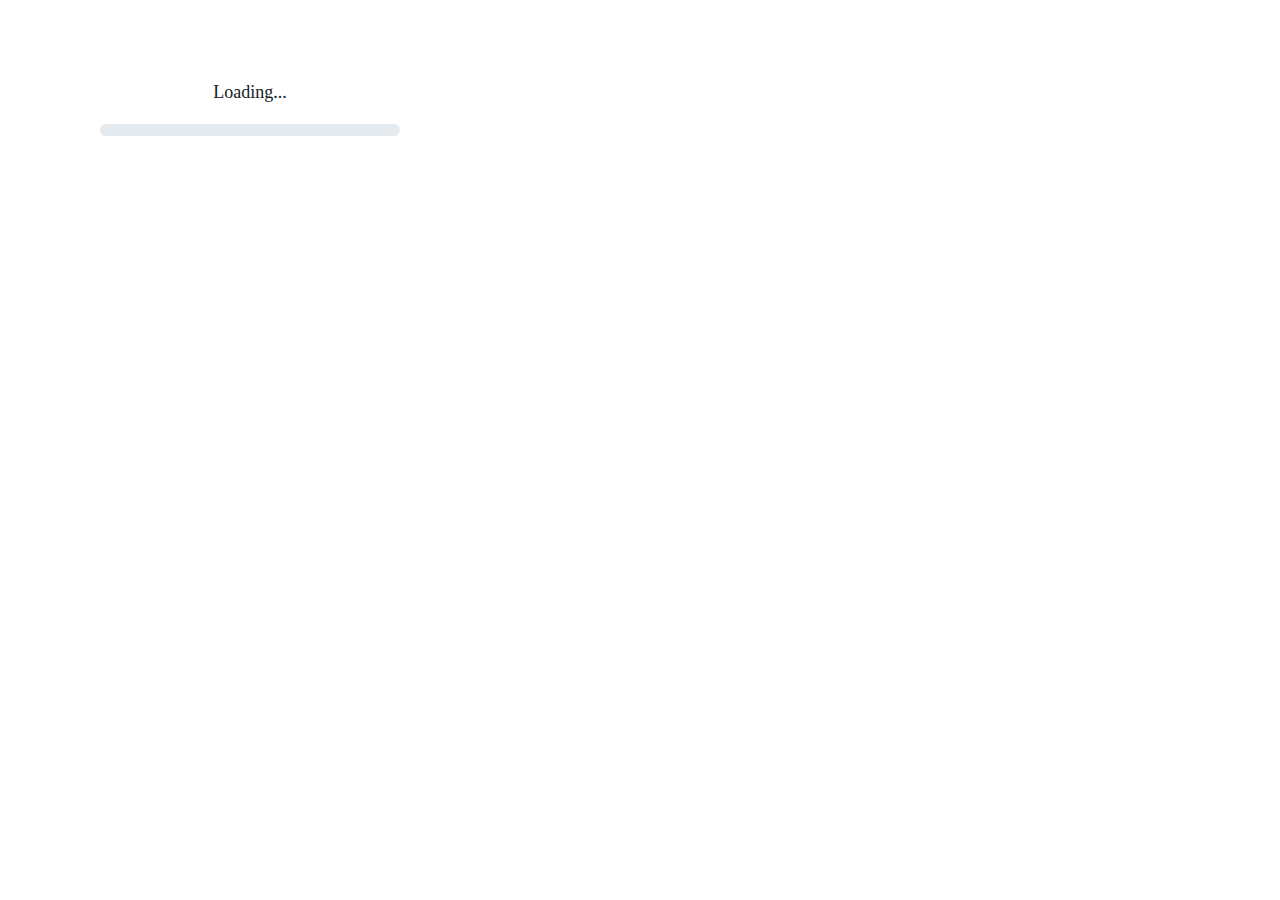
<file: CSS/animation/index.html>
<!DOCTYPE html>
<html lang="en">
  <head>
    <meta charset="UTF-8" />
    <meta name="viewport" content="width=device-width, initial-scale=1.0" />
    <title>Animation</title>
    <link rel="stylesheet" href="./style.css" />
  </head>
  <body>
    <section class="loading">
      <h1 class="loading-title">Loading...</h1>
      <div class="progress-bar" aria-hidden="true">
        <span class="progress-bar-gauge"></span>
      </div>
    </section>
  </body>
</html>
</file>
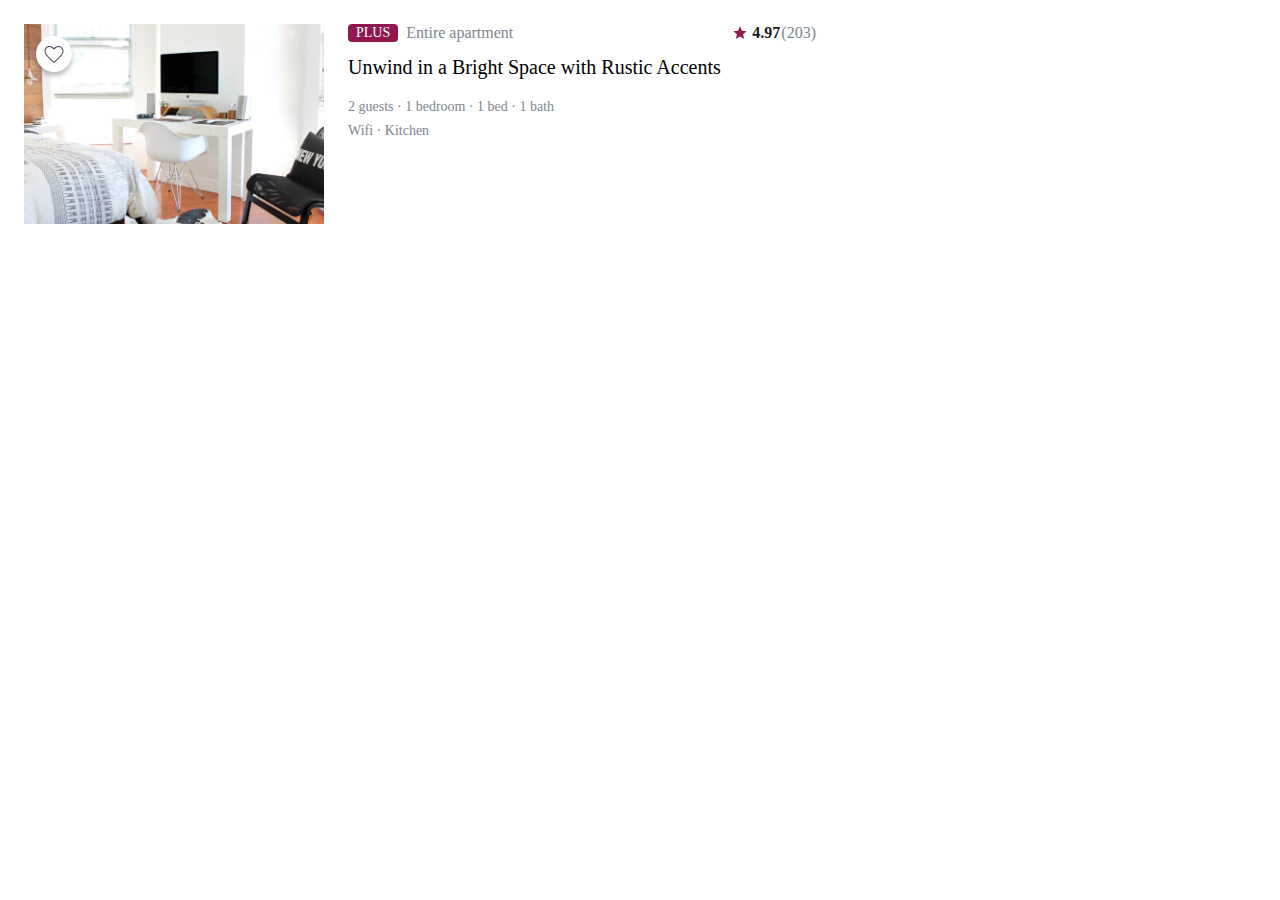
<file: CSS/background/index.html>
<!DOCTYPE html>
<html lang="en">
  <head>
    <meta charset="UTF-8" />
    <meta name="viewport" content="width=device-width, initial-scale=1.0" />
    <title>Background</title>
    <link rel="stylesheet" href="./style.css" />
  </head>
  <body>
    <article class="card">
      <div class="card-image">
        <button
          type="button"
          class="like-button"
          aria-label="Like this property"
        ></button>
        <!-- <img /> 대신 background-image를 활용해서 스타일 해보세요! -->
        <!-- <img
          src="./assets/img-house.jpg"
          alt="Seoul AirBnB, hosted by Woohyeon Roh"
        /> -->
      </div>

      <div class="card-content">
        <header class="card-header">
          <div class="property-type">
            <strong class="plus-badge">Plus</strong>
            <span>Entire apartment</span>
          </div>

          <div class="property-rate">
            <strong aria-label="Review: 4.97"> 4.97 </strong>
            <span aria-label="Total 203 reviews">(203)</span>
          </div>
        </header>

        <h1 class="card-title">Unwind in a Bright Space with Rustic Accents</h1>

        <div class="card-detail">
          <dl class="property-detail">
            <div>
              <dt class="sr-only">Rooms and beds</dt>
              <dd>
                <span>2 guests</span>
                <span>1 bedroom</span>
                <span>1 bed</span>
                <span>1 bath</span>
              </dd>
            </div>

            <div>
              <dt class="sr-only">Amenities</dt>
              <dd>
                <span>Wifi</span>
                <span>Kitchen</span>
              </dd>
            </div>
          </dl>
        </div>
      </div>
    </article>
  </body>
</html>
</file>
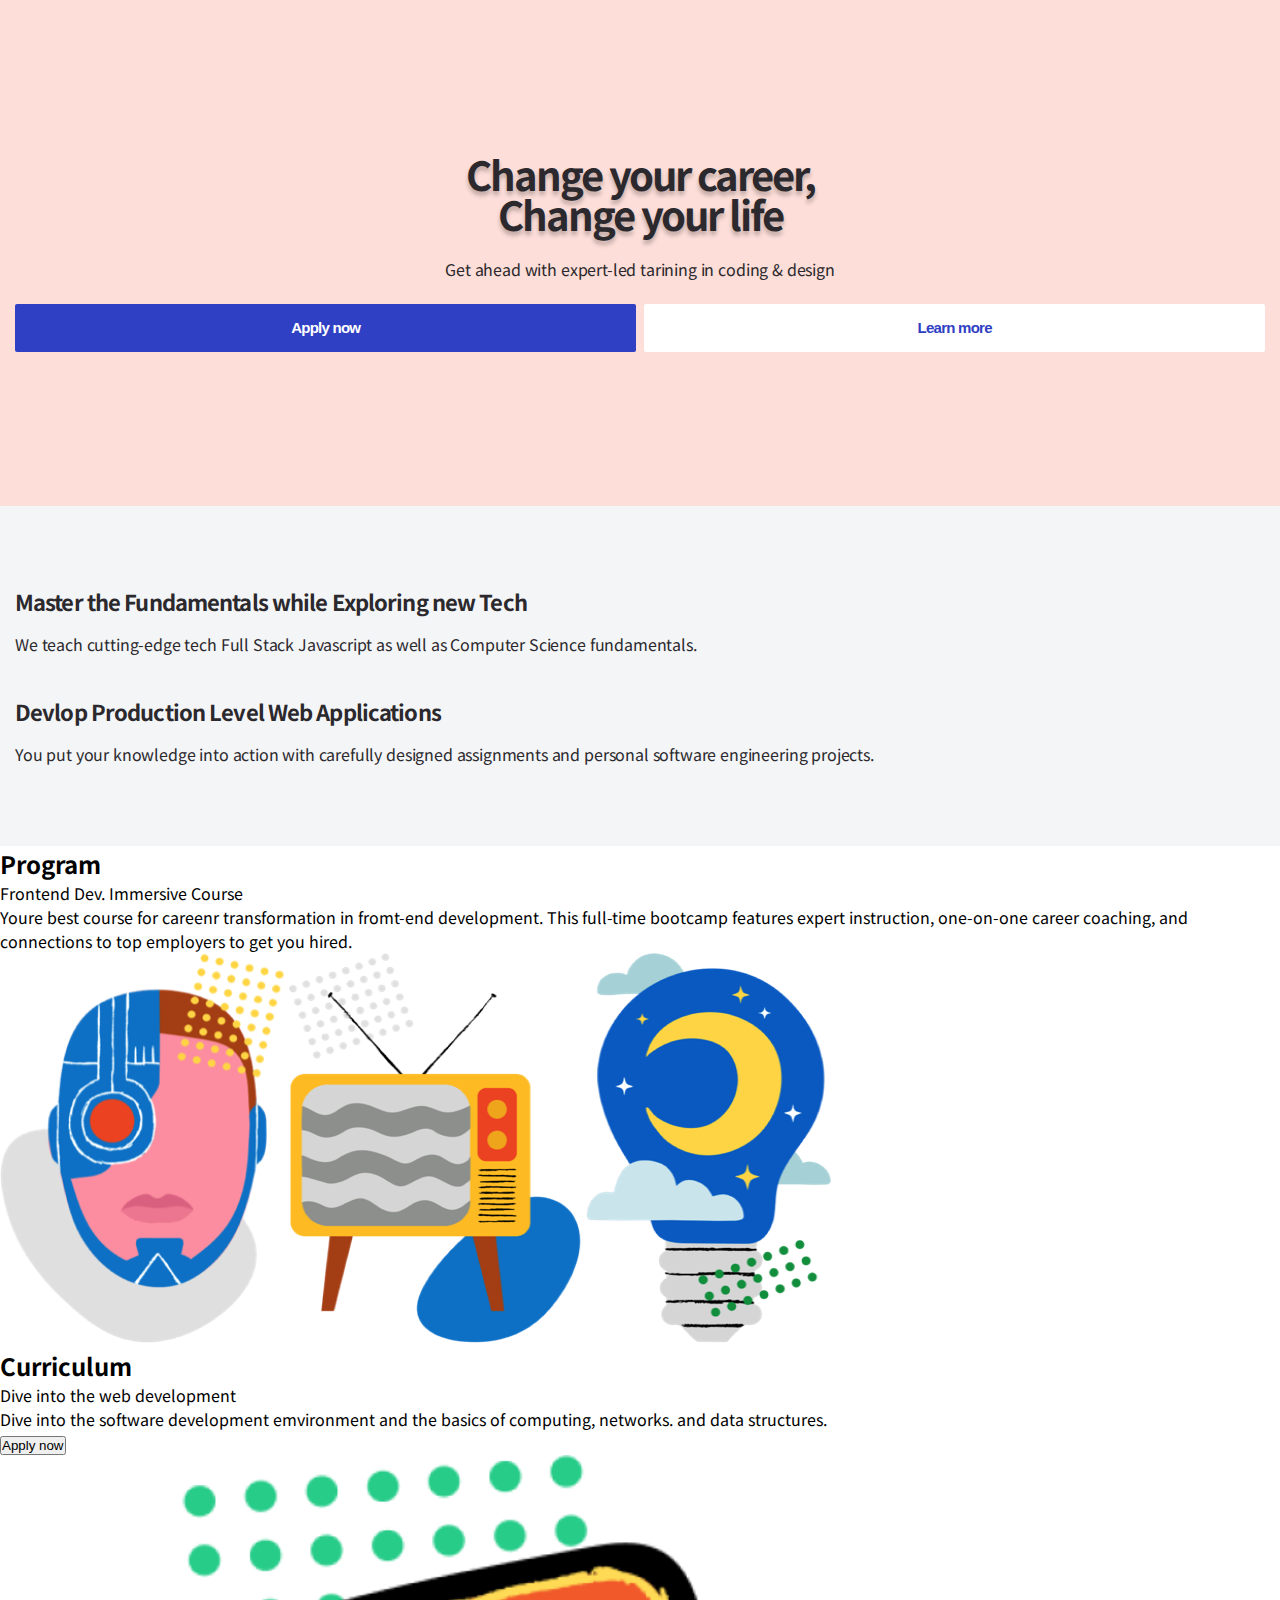
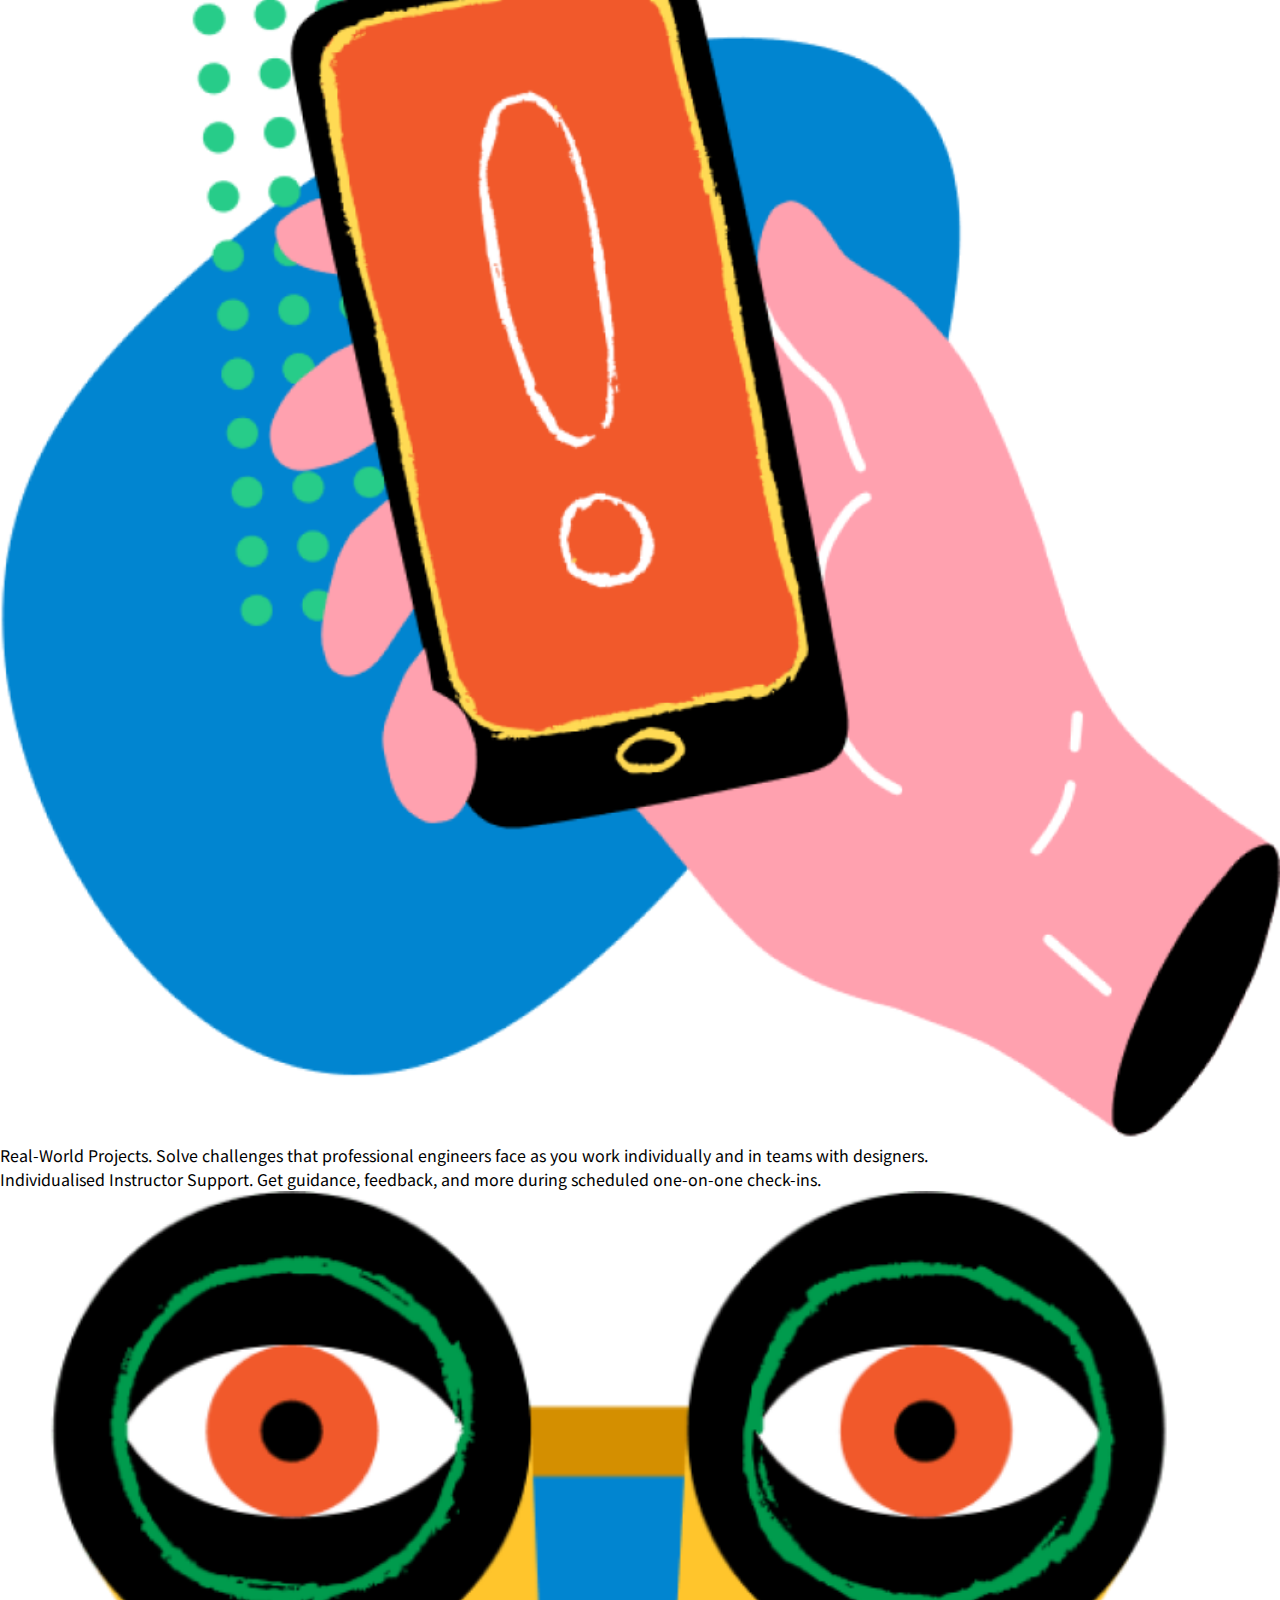
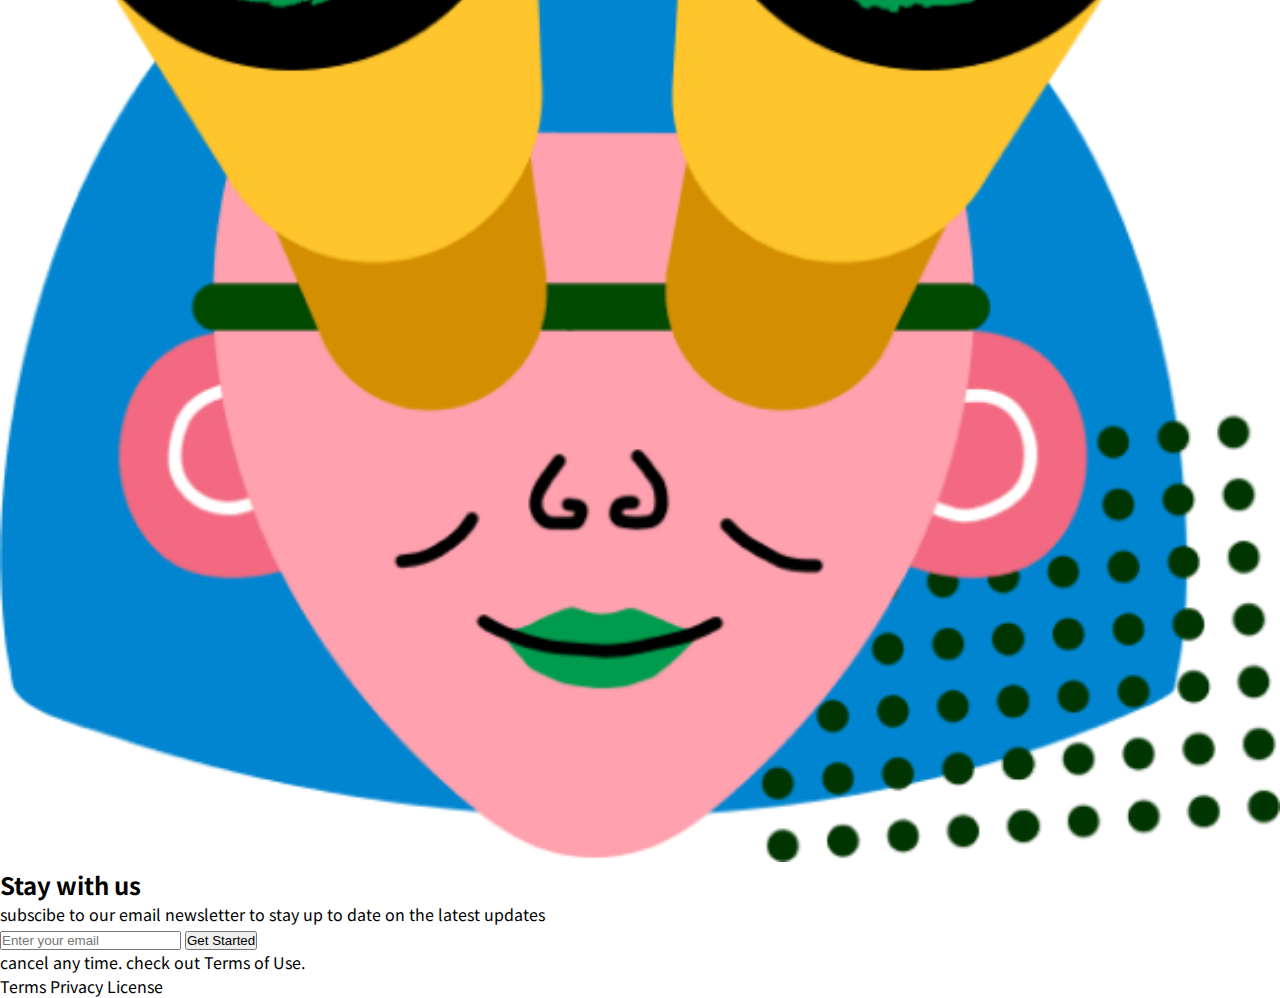
<file: CSS/final/index.html>
<!DOCTYPE html>
<html lang="en">
  <head>
    <meta charset="UTF-8" />
    <meta http-equiv="X-UA-Compatible" content="IE=edge" />
    <meta name="viewport" content="width=device-width, initial-scale=1.0" />
    <title>Final project</title>
    <link rel="preconnect" href="https://fonts.googleapis.com" />
    <link rel="preconnect" href="https://fonts.gstatic.com" crossorigin />
    <link
      href="https://fonts.googleapis.com/css2?family=Noto+Sans+KR:wght@300;400;500;700&display=swap"
      rel="stylesheet"
    />
    <link rel="stylesheet" href="./style.css" />
  </head>
  <body>
    <header>
      <section class="header">
        <h1>
          Change your career,<br />
          Change your life
        </h1>
        <p>Get ahead with expert-led tarining in coding & design</p>
        <div class="header-buttons">
          <button class="apply">Apply now</button>
          <button class="learn_more">Learn more</button>
        </div>
      </section>
      <section class="introduction">
        <h2>Master the Fundamentals while Exploring new Tech</h2>
        <p>
          We teach cutting-edge tech Full Stack Javascript as well as Computer
          Science fundamentals.
        </p>

        <h2>Devlop Production Level Web Applications</h2>
        <p>
          You put your knowledge into action with carefully designed assignments
          and personal software engineering projects.
        </p>
      </section>
    </header>
    <main>
      <section class="program">
        <h2>Program</h2>
        <div>Frontend Dev. Immersive Course</div>
        <p>
          Youre best course for careenr transformation in fromt-end development.
          This full-time bootcamp features expert instruction, one-on-one career
          coaching, and connections to top employers to get you hired.
        </p>
        <img src="assets/img-fulltime-campus.png" />
        <img src="assets/img-fulltime-remote.png" />
        <img src="assets/img-parttime-flex.png" />
      </section>
      <section class="curriculum">
        <div class="curriculum-text"></div>
        <h2>Curriculum</h2>
        <div>Dive into the web development</div>
        <p>
          Dive into the software development emvironment and the basics of
          computing, networks. and data structures.
        </p>
        <button class="header-apply">Apply now</button>
        <div class="curriculm-img">
          <img src="assets/img-curriculum.png" style="width: 100%" />
        </div>
        <p>
          <bold>Real-World Projects.</bold> Solve challenges that professional
          engineers face as you work individually and in teams with designers.
        </p>
        <p>
          <bold>Individualised Instructor Support.</bold> Get guidance,
          feedback, and more during scheduled one-on-one check-ins.
        </p>
      </section>
      <section class="subscription">
        <img src="assets/img-banner.png" style="width: 100%" />
        <h2>Stay with us</h2>
        <p>
          subscibe to our email newsletter to stay up to date on the latest
          updates
        </p>
        <input form="text" placeholder="Enter your email" />
        <button>Get Started</button>
        <p>cancel any time. check out <a>Terms of Use.</a></p>
      </section>
    </main>
    <footer>
      <span>Terms</span>
      <span>Privacy</span>
      <span>License</span>
    </footer>
  </body>
</html>
</file>
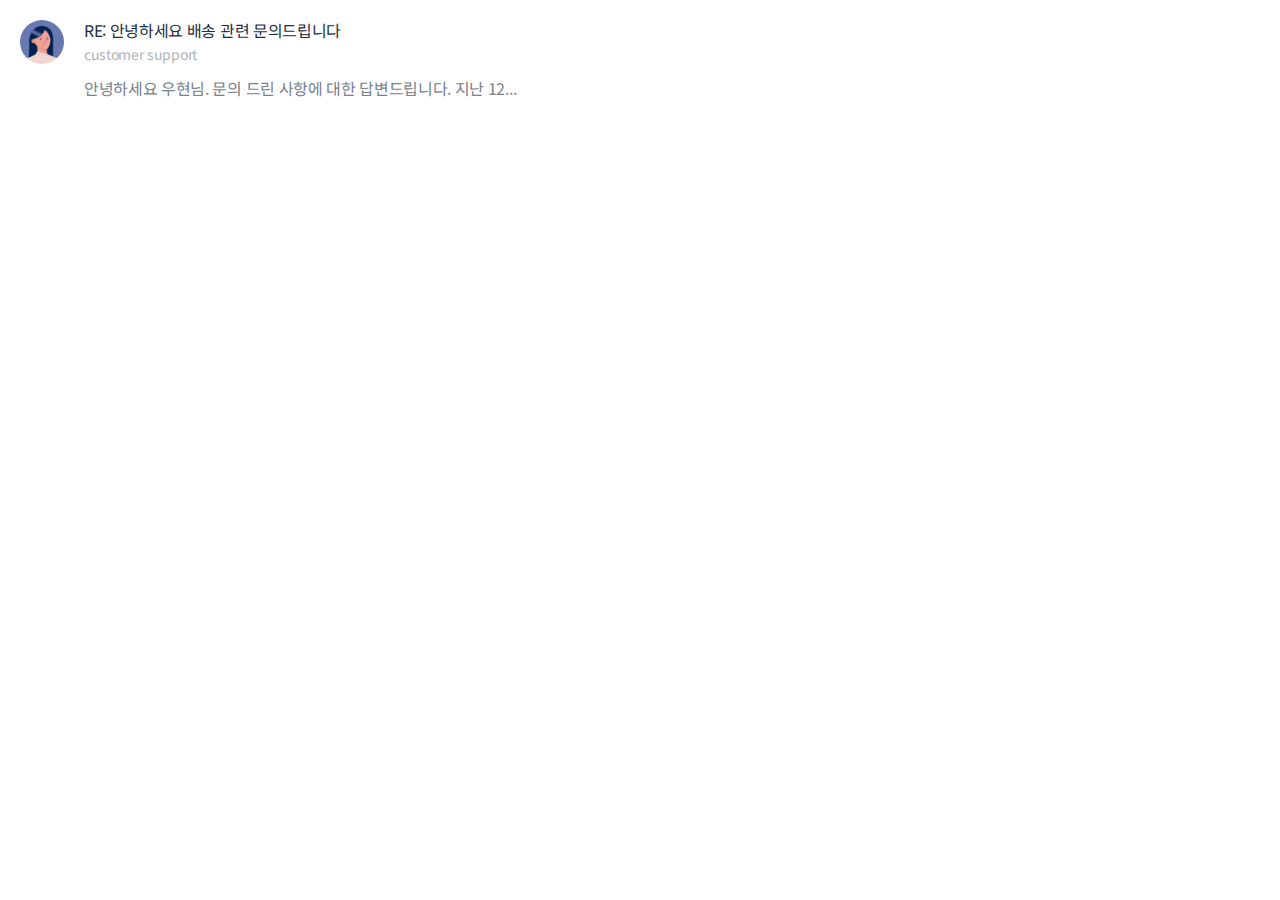
<file: CSS/flex-2/index.html>
<!DOCTYPE html>
<html lang="ko">
  <head>
    <meta charset="UTF-8" />
    <meta name="viewport" content="width=device-width, initial-scale=1.0" />
    <title>Flex 2</title>
    <link
      href="https://fonts.googleapis.com/css?family=Noto+Sans+KR&display=swap"
      rel="stylesheet"
    />
    <link rel="stylesheet" href="./style.css" />
  </head>
  <body>
    <div class="card">
      <img src="./assets/user.jpg" alt="Customer support" class="card-user" />
      <div class="card-content">
        <h1>RE: 안녕하세요 배송 관련 문의드립니다</h1>
        <strong> customer support </strong>
        <p>안녕하세요 우현님. 문의 드린 사항에 대한 답변드립니다. 지난 12...</p>
      </div>
    </div>
  </body>
</html>
</file>
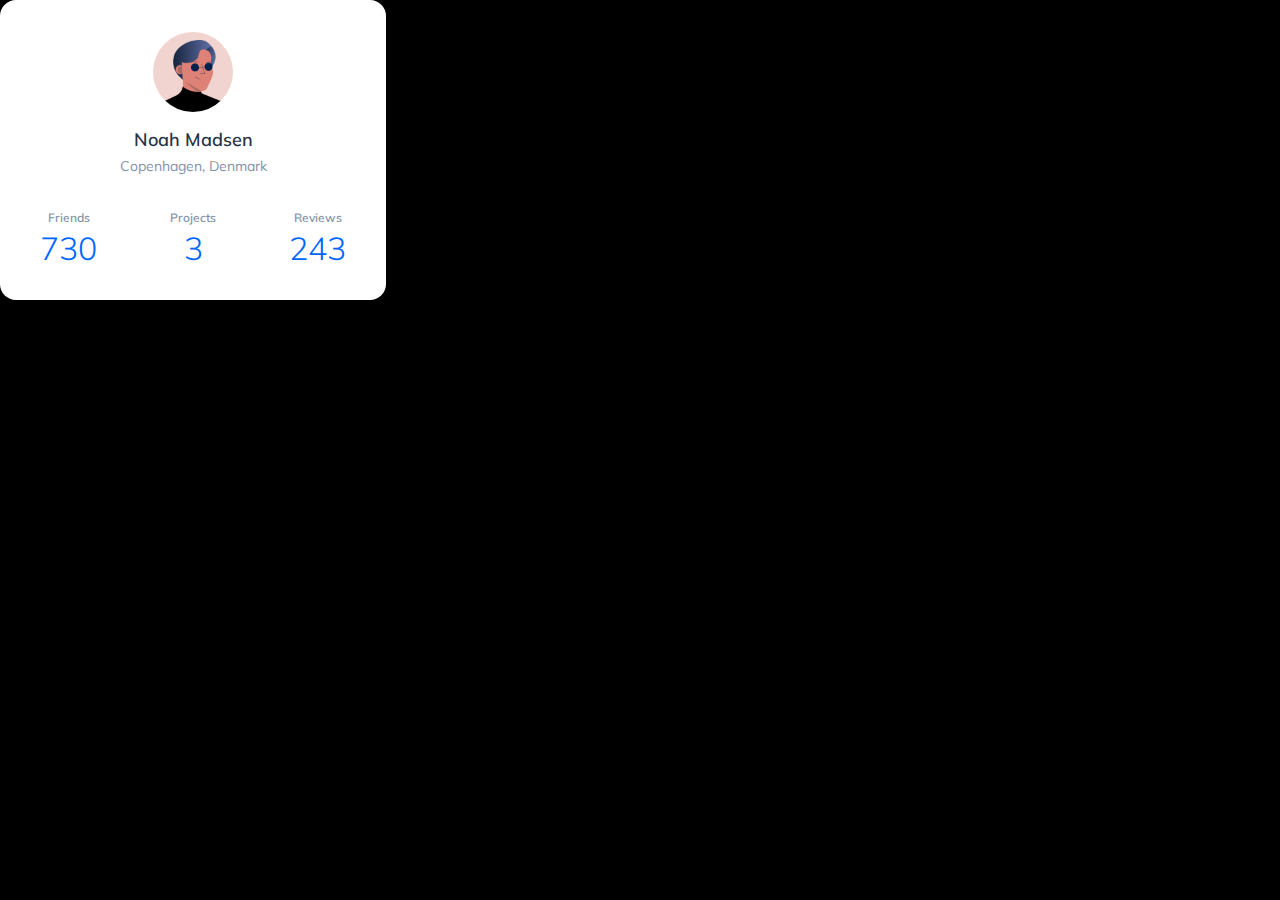
<file: CSS/flex-3/index.html>
<!DOCTYPE html>
<html lang="en">
  <head>
    <meta charset="UTF-8" />
    <meta name="viewport" content="width=device-width, initial-scale=1.0" />
    <title>Flexbox 3</title>
    <link
      href="https://fonts.googleapis.com/css?family=Muli:300,400,600&display=swap"
      rel="stylesheet"
    />
    <link rel="stylesheet" href="./style.css" />
  </head>
  <body>
    <section class="profile">
      <img src="./assets/user.jpg" alt="Noah Madsen" class="profile-image" />
      <h1 class="profile-name">Noah Madsen</h1>
      <p class="profile-location">Copenhagen, Denmark</p>

      <dl class="profile-detail">
        <div class="profile-detail-item">
          <dt>Friends</dt>
          <dd>730</dd>
        </div>
        <div class="profile-detail-item">
          <dt>Projects</dt>
          <dd>3</dd>
        </div>
        <div class="profile-detail-item">
          <dt>Reviews</dt>
          <dd>243</dd>
        </div>
      </dl>
    </section>
  </body>
</html>
</file>
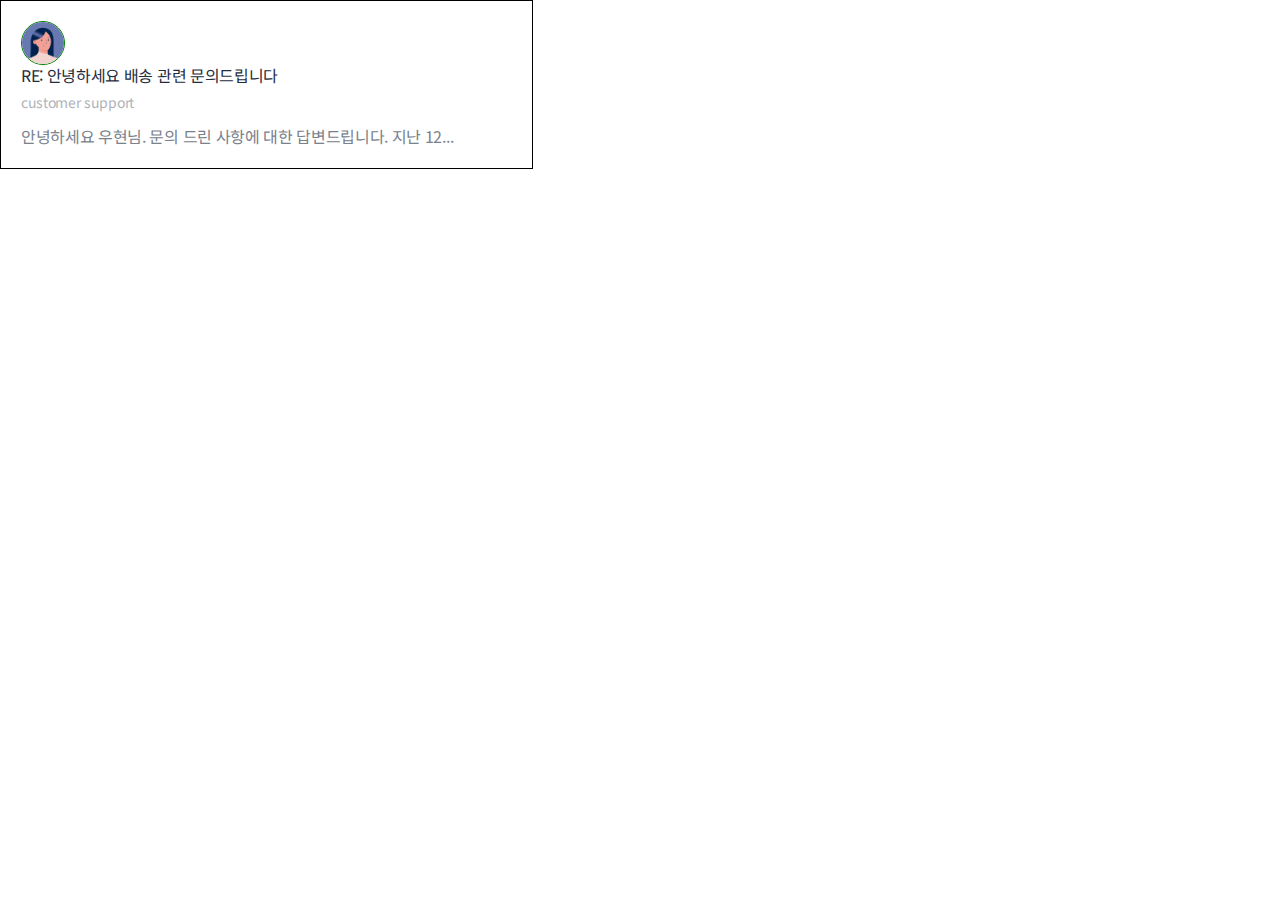
<file: CSS/float-2/index.html>
<!DOCTYPE html>
<html lang="ko">
  <head>
    <meta charset="UTF-8" />
    <meta name="viewport" content="width=device-width, initial-scale=1.0" />
    <title>Float 2</title>
    <link
      href="https://fonts.googleapis.com/css?family=Noto+Sans+KR&display=swap"
      rel="stylesheet"
    />
    <link rel="stylesheet" href="./style.css" />
  </head>
  <body>
    <div class="card">
      <img src="./assets/user.jpg" alt="Customer support" class="card-user" />
      <div class="card-content">
        <h1>RE: 안녕하세요 배송 관련 문의드립니다</h1>
        <strong> customer support </strong>
        <p>안녕하세요 우현님. 문의 드린 사항에 대한 답변드립니다. 지난 12...</p>
      </div>
    </div>
  </body>
</html>
</file>
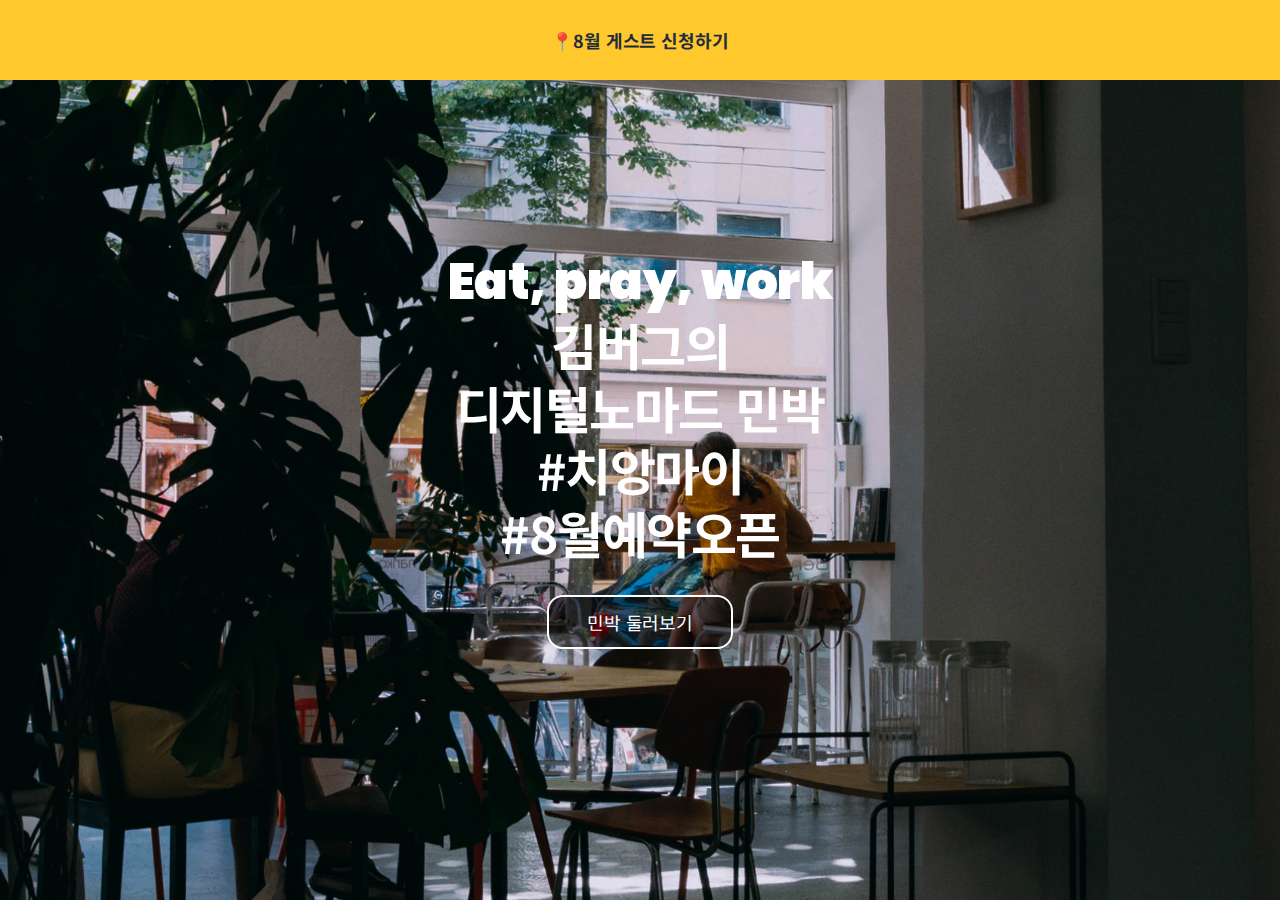
<file: CSS/media-query/index.html>
<!DOCTYPE html>
<html lang="ko">
  <head>
    <meta charset="UTF-8" />
    <meta name="viewport" content="width=device-width, initial-scale=1.0" />
    <title>Media Query</title>
    <link
      href="https://fonts.googleapis.com/css2?family=Noto+Sans+KR:wght@700;900&family=Poppins:wght@700&display=swap"
      rel="stylesheet"
    />
    <link rel="stylesheet" href="./style.css" />
  </head>
  <body>
    <aside class="banner">
      <h1 class="banner-title">
        <a href="#">📍8월 게스트 신청하기 </a>
      </h1>
    </aside>

    <section class="landing">
      <h1 class="landing-title">
        <strong lang="en">Eat, pray, work</strong>
        김버그의<br />
        디지털노마드 민박<br />
        #치앙마이<br />
        #8월예약오픈
      </h1>
      <a href="#" class="landing-link"> 민박 둘러보기 </a>
    </section>
  </body>
</html>
</file>
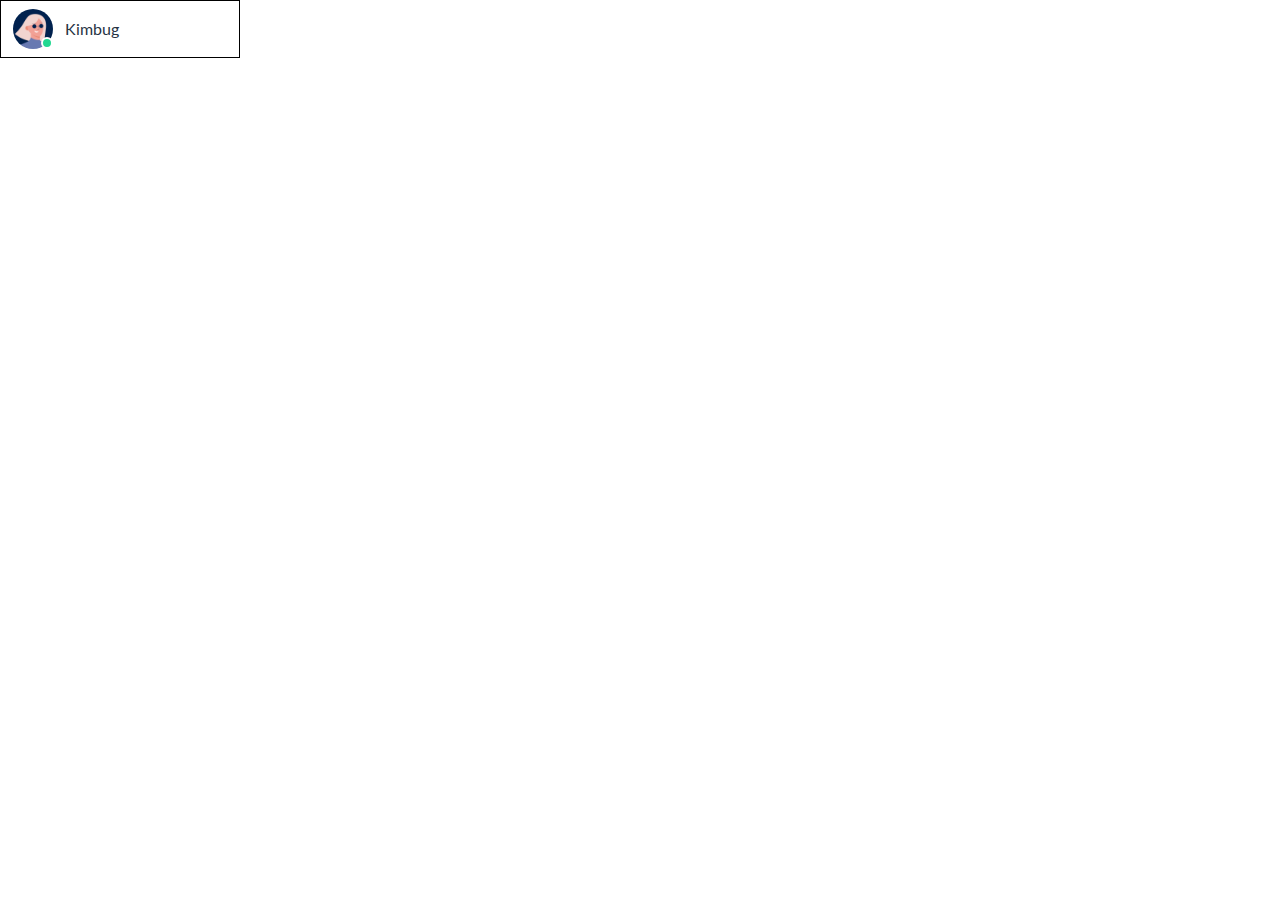
<file: CSS/position-1/index.html>
<!DOCTYPE html>
<html lang="en">
  <head>
    <meta charset="UTF-8" />
    <meta name="viewport" content="width=device-width, initial-scale=1.0" />
    <title>Position 1</title>
    <link
      href="https://fonts.googleapis.com/css?family=Lato&display=swap"
      rel="stylesheet"
    />
    <link rel="stylesheet" href="./style.css" />
  </head>
  <body>
    <div class="user-card">
      <div class="user-photo">
        <img src="./assets/user.jpg" alt="Kimbug" />
        <span class="user-status" aria-label="Active"></span>
      </div>
      <h1 class="user-name">Kimbug</h1>
    </div>
  </body>
</html>
</file>
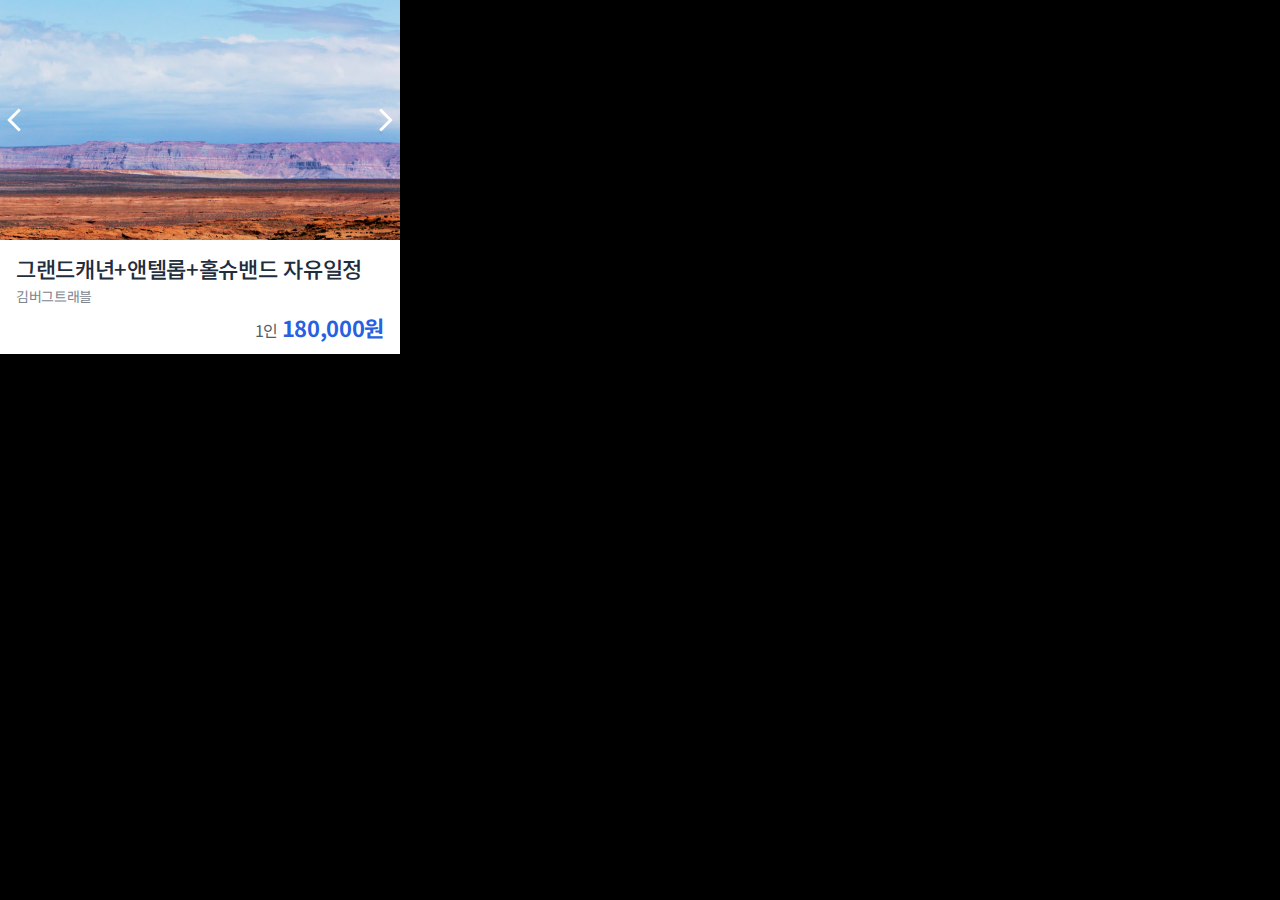
<file: CSS/position-2/index.html>
<!DOCTYPE html>
<html lang="ko">
  <head>
    <meta charset="UTF-8" />
    <meta name="viewport" content="width=device-width, initial-scale=1.0" />
    <title>Position 2</title>
    <link
      href="https://fonts.googleapis.com/css?family=Noto+Sans+KR:400,500,700&display=swap"
      rel="stylesheet"
    />
    <link rel="stylesheet" href="./style.css" />
  </head>
  <body>
    <div class="card">
      <div class="card-carousel">
        <img src="./assets/img-card.jpg" alt="그랜드캐년" />
        <button type="button" aria-label="이전" id="prev"></button>
        <button type="button" aria-label="다음" id="next"></button>
      </div>
      <div class="card-content">
        <h1>그랜드캐년+앤텔롭+홀슈밴드 자유일정</h1>
        <span> 김버그트래블 </span>

        <strong>
          <span> 1인 </span>
          180,000원
        </strong>
      </div>
    </div>
  </body>
</html>
</file>
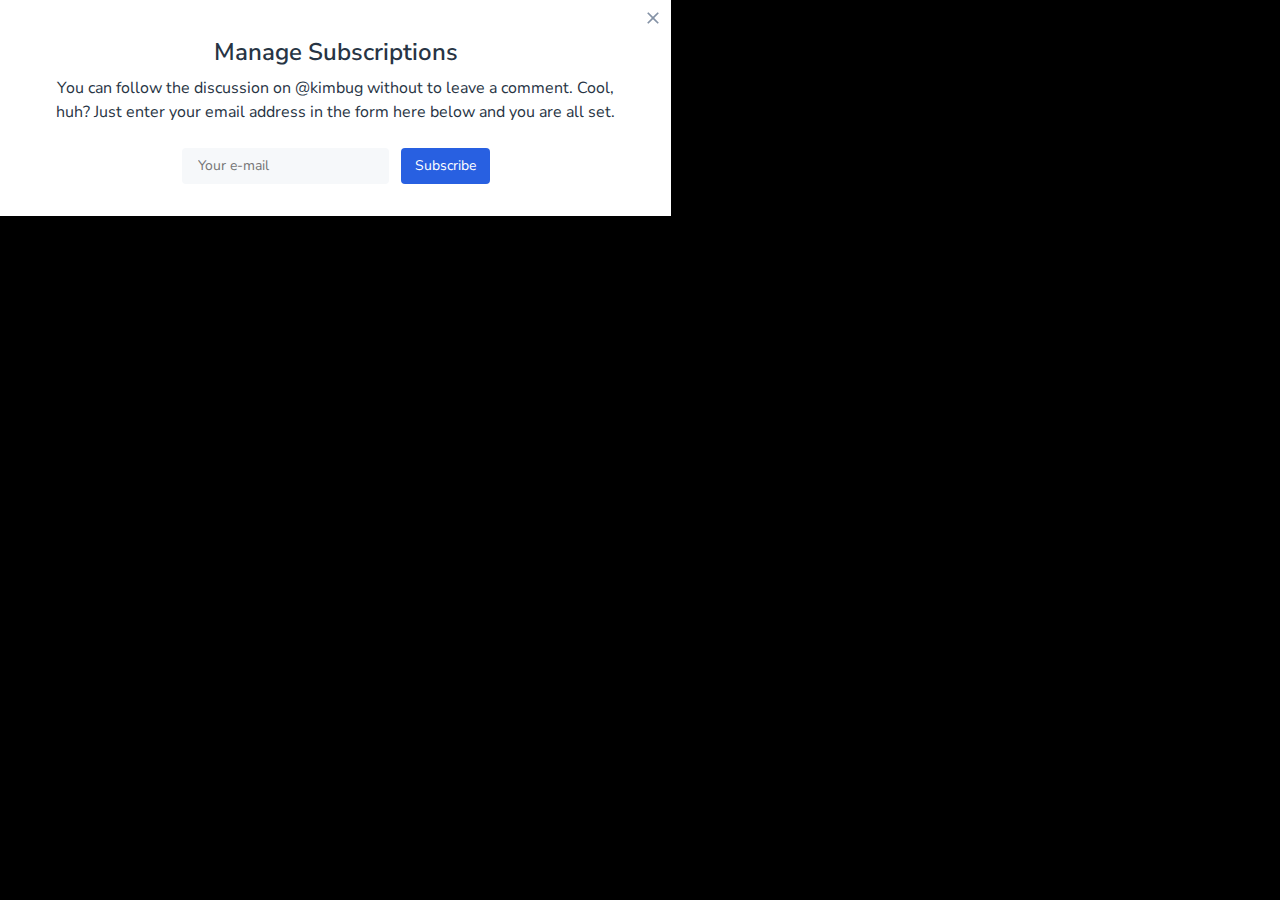
<file: CSS/position-3/index.html>
<!DOCTYPE html>
<html lang="en">
  <head>
    <meta charset="UTF-8" />
    <meta name="viewport" content="width=device-width, initial-scale=1.0" />
    <title>Position 3</title>
    <link
      href="https://fonts.googleapis.com/css?family=Nunito+Sans:400,600&display=swap"
      rel="stylesheet"
    />
    <link rel="stylesheet" href="./style.css" />
  </head>
  <body>
    <aside class="modal">
      <h1 class="modal-title">Manage Subscriptions</h1>
      <p class="modal-desc">
        You can follow the discussion on @kimbug without to leave a comment.
        Cool, huh? Just enter your email address in the form here below and you
        are all set.
      </p>
      <div class="input-group">
        <input type="email" placeholder="Your e-mail" />
        <button type="button">Subscribe</button>
      </div>
      <button
        type="button"
        class="close-button"
        aria-label="Close the modal"
      ></button>
    </aside>
  </body>
</html>
</file>
<file: CSS/animation/style.css>
* {
  box-sizing: border-box;
  margin: 0;
  padding: 0;
}

.loading {
  padding: 80px 100px;
  width: 500px;

  display: flex;
  flex-direction: column;
}

@keyframes flick {
  0% {
    opacity: 1;
  }

  100% {
    opacity: 0;
  }
}

.loading-title {
  text-align: center;
  font-weight: 400;
  font-size: 18px;
  line-height: 24px;
  margin-bottom: 20px;
  color: #151b26;

  animation-name: flick;
  animation-duration: 3000ms;
  animation-iteration-count: infinite;
  animation-direction: alternate;
}

.progress-bar {
  width: 100%;
  height: 12px;
  background-color: #e5eaef;
  border-radius: 100px;
}

@keyframes gauge {
  0% {
    width: 0;
  }

  /* 33.33% {
    width: 10%;
  }

  66.66% {
    width: 30%;
  } */

  100% {
    width: 100%;
  }
}

.progress-bar-gauge {
  display: block;
  width: 0;
  height: 100%;
  border-radius: 100px;
  background-color: #13ce66;

  animation-name: gauge;
  animation-duration: 3000ms;
  animation-iteration-count: infinite;
}
</file>
<file: CSS/background/style.css>
.like-button {
  box-shadow: 0px 4px 4px rgba(0, 0, 0, 0.25);
}

/* ▼ WHERE YOUR CODE BEGINS */

* {
  margin: 0;
  padding: 0;
  box-sizing: border-box;
}

.card {
  padding: 24px;
  display: flex;
  justify-content: flex-start;
  max-width: 840px;
}

.card-image {
  position: relative;
  background-image: url("./assets/img-house.jpg");
  background-repeat: no-repeat;
  background-size: cover;
  background-position: center center;
  width: 300px;
  height: 200px;
  margin-right: 24px;
}

.card-image button {
  position: absolute;
  top: 12px;
  left: 12px;
  width: 36px;
  height: 36px;
  border-radius: 100px;
  border: none;
  background-color: white;
  background-image: url(./assets/icon-favorite.svg);
  background-repeat: no-repeat;
  background-position: center center;
}

.card-content {
  flex-grow: 1;
}

.card-header {
  display: flex;
  justify-content: space-between;
}

.property-type {
  display: flex;
  justify-content: center;
}

.plus-badge {
  padding: 1px 8px;
  background-color: #92174d;
  color: white;
  font-weight: 500;
  border-radius: 4px;
  font-size: 14px;
  text-transform: uppercase;
  margin-right: 8px;
}

.property-type span {
  color: #7d858f;
  font-size: 16px;
}

.property-rate {
  font-size: 16px;
  font-weight: 400;
  display: flex;
  justify-content: center;
  align-items: center;
}

.property-rate strong {
  color: #151b26;
  margin-right: 1px;
}

.property-rate span {
  color: #7d858f;
}

.property-rate::before {
  content: "";
  display: inline-block;
  width: 16px;
  height: 16px;
  background-image: url(./assets/icon-star.svg);
  background-position: center center;
  background-repeat: no-repeat;
  background-size: 100% 100%;
  margin-right: 4px;
}

.card-header {
  margin-bottom: 9px;
}

.card-title {
  margin-bottom: 16px;
  font-weight: 400;
  font-size: 20px;
  line-height: 32px;
}

.sr-only {
  position: absolute;
  z-index: -100;
  width: 1px;
  height: 1px;
  overflow: hidden;
  opacity: 0;
}

.property-detail dd {
  margin-bottom: 8px;
  font-weight: 400;
  font-size: 14px;
  line-height: 16px;
  color: #7d858f;
}

.property-detail dd span::after {
  content: " \00B7";
}

.property-detail dd span:last-child::after {
  content: "";
}
</file>
<file: CSS/final/style.css>
* {
  margin: 0;
  padding: 0;
  box-sizing: border-box;
}

body {
  font-family: "Noto Sans KR", sans-serif;
}

.header {
  background-color: #fdded8;
  padding: 154px 15px;
}

.header h1 {
  font-weight: 700;
  font-size: 40px;
  line-height: 40px;
  text-align: center;
  letter-spacing: -0.05em;
  color: #2b292d;
  text-shadow: 0px 4px 4px rgba(0, 0, 0, 0.25);

  margin-bottom: 24px;
}

.header p {
  font-weight: 400;
  font-size: 16px;
  line-height: 22px;
  text-align: center;
  letter-spacing: -0.01em;
  color: #2b292d;
  margin-bottom: 24px;
}

.header-buttons {
  display: flex;
  justify-content: space-between;
}

.header-buttons .apply {
  font-style: normal;
  font-weight: 700;
  font-size: 15px;
  line-height: 24px;
  text-align: center;
  letter-spacing: -0.05em;
  color: #ffffff;
  padding: 12px 35px;
  background: #3040c4;
  border-radius: 2px;
  border: none;

  flex-grow: 1;
  margin-right: 8px;
}

.header-buttons .learn_more {
  padding: 12px 32px;
  font-weight: 700;
  font-size: 15px;
  line-height: 24px;
  text-align: center;
  letter-spacing: -0.05em;
  color: #3040c4;

  background: #ffffff;
  border-radius: 2px;
  border: none;

  flex-grow: 1;
}

.introduction {
  padding: 80px 15px;
  background: #f4f5f7;
}

.introduction h2 {
  font-weight: 700;
  font-size: 22px;
  line-height: 30px;
  letter-spacing: -0.04em;
  color: #2b292d;

  margin-bottom: 16px;
}

.introduction p {
  font-weight: 400;
  font-size: 16px;
  line-height: 24px;
  letter-spacing: -0.01em;
  color: #2b292d;
}

.introduction p:nth-of-type(1) {
  margin-bottom: 40px;
}
</file>
<file: CSS/flex-2/style.css>
/* * {
  box-sizing: border-box;
  margin: 0;
}

body {
  font-family: "Noto Sans KR", sans-serif;
  letter-spacing: -0.02em;
}

h1 {
  font-size: 16px;
  font-weight: 400;
  color: #1f2d3d;
  line-height: 1.25;
}

strong {
  font-size: 14px;
  font-weight: 400;
  color: #afb3b9;
  line-height: 1.4285714286;
}

p {
  font-size: 16px;
  color: #79818b;
  line-height: 1.5;
}

.card {
  max-width: 533px;
  padding: 20px;
  border: 1px solid black;
  display: flex;
  justify-content: flex-start;
}

.card-user {
  width: 44px;
  height: 44px;
  border-radius: 50%;
  border: 1px solid green;
  margin-right: 20px;
}

.card-content h1 {
  margin-bottom: 4px;
}
.card-content strong {
  display: inline-block;
  margin-bottom: 12px;
} */

/**/

* {
  box-sizing: border-box;
  margin: 0;
}

body {
  font-family: "Noto Sans KR", sans-serif;
  letter-spacing: -0.02em;
}

h1 {
  font-size: 16px;
  font-weight: 400;
  color: #1f2d3d;
  line-height: 1.25;
}

strong {
  font-size: 14px;
  font-weight: 400;
  color: #afb3b9;
  line-height: 1.4285714286;
}

p {
  font-size: 16px;
  color: #79818b;
  line-height: 1.5;
}

.card {
  padding: 20px;
  background-color: #fff;
}

.card-user {
  width: 44px;
  height: 44px;
  border-radius: 50%;
  margin-right: 20px;
}

.card-content h1 {
  margin-bottom: 4px;
}

.card-content strong {
  display: block;
  margin-bottom: 12px;
}

/* ▼ WHERE YOUR CODE BEGINS */

.card {
  display: flex;
  flex-direction: row;
  flex-wrap: nowrap;
  justify-content: flex-start;
  align-items: flex-start;
}
</file>
<file: CSS/flex-3/style.css>
* {
  box-sizing: border-box;
  margin: 0;
}

body {
  font-family: "Muli", sans-serif;
  color: #273444;
  background-color: black;
}

.profile-name {
  font-size: 18px;
  font-weight: 600;
  line-height: 1.3333333333;
}

.profile-location {
  font-size: 14px;
  line-height: 1.4285714286;
  color: #8492a6;
}

.profile-detail dt {
  font-size: 12px;
  font-weight: 600;
  line-height: 1.6666666667;
  color: #8492a6;
}

.profile-detail dd {
  font-size: 32px;
  font-weight: 300;
  line-height: 1.25;
  color: #0066ff;
}

/* ▼ WHERE YOUR CODE BEGINS */

.profile {
  background-color: white;
  border-radius: 16px;
  padding: 32px 40px;
  width: 386px;

  display: flex;
  flex-direction: column;
  flex-wrap: nowrap;
  align-items: center;
}

.profile-image {
  display: block;
  width: 80px;
  height: 80px;
  border-radius: 50%;
  margin-bottom: 16px;
}

.profile-name {
  margin-bottom: 4px;
}

.profile-location {
  margin-bottom: 32px;
}

.profile-detail {
  display: flex;
  justify-content: space-between;
  width: 100%;
}

.profile-detail-item {
  text-align: center;
}
</file>
<file: CSS/float-2/style.css>
* {
  box-sizing: border-box;
  margin: 0;
}

body {
  font-family: "Noto Sans KR", sans-serif;
  letter-spacing: -0.02em;
}

h1 {
  font-size: 16px;
  font-weight: 400;
  color: #1f2d3d;
  line-height: 1.25;
}

strong {
  font-size: 14px;
  font-weight: 400;
  color: #afb3b9;
  line-height: 1.4285714286;
}

p {
  font-size: 16px;
  color: #79818b;
  line-height: 1.5;
}

/* ▼ WHERE YOUR CODE BEGINS */

.card {
  max-width: 533px;
  padding: 20px;
  border: 1px solid black;
  overflow: auto;
}

.card-user,
.card-content {
  float: left;
}

.card-user {
  width: 44px;
  height: 44px;
  border-radius: 50%;
  border: 1px solid green;

  margin-right: 20px;
}

.card-content h1 {
  margin-bottom: 4px;
}
.card-content strong {
  display: inline-block;
  margin-bottom: 12px;
}
</file>
<file: CSS/media-query/style.css>
* {
  box-sizing: border-box;
  margin: 0;
}

body {
  font-family: "Noto Sans KR", sans-serif;
  letter-spacing: -0.01em;
}

a {
  text-decoration: none;
}

.landing {
  background-image: url("./assets/img-bg.jpg");
  background-size: cover;
  background-position: center center;
  background-repeat: no-repeat;
}

.landing-title {
  line-height: 1.25;
  letter-spacing: -0.03em;
  color: #fff;
}

.landing-title strong {
  display: block;
  font-family: "Poppins", sans-serif;
  letter-spacing: -0.01em;
}

.landing-link {
  line-height: 1;
  color: #fff;
}

.banner-title a {
  color: #1f2d3d;
  font-weight: 700;
  font-size: 18px;
}

/* ▼ WHERE YOUR CODE BEGINS */

.landing {
  height: 100vh;
  padding-right: 20px;

  display: flex;
  flex-direction: column;
  justify-content: center;
  align-items: flex-end;
}

.landing-title {
  text-align: right;
  margin-bottom: 24px;
  font-size: 32px;
}

.landing-link {
  background: rgba(0, 0, 0, 0.5);
  border: 2px solid #ffffff;
  border-radius: 16px;
  padding: 14px 37px;
  font-size: 15px;
}

.banner {
  position: fixed;
  bottom: 0;
  text-align: center;
  background-color: #ffc82c;
  width: 100%;
}

.banner a {
  display: flex;
  justify-content: center;
  align-items: center;
  height: 64px;
  width: 100%;
}

@media screen and (min-width: 768px) {
  .landing {
    padding-right: 0;
    align-items: center;
  }

  .landing-title {
    text-align: center;
    font-size: 50px;
    font-weight: 700;
    margin-bottom: 32px;
  }

  .landing-link {
    font-size: 18px;
    padding: 16px 38px;
  }

  .banner {
    bottom: auto;
    top: 0;
  }

  .banner a {
    height: 80px;
  }
}
</file>
<file: CSS/position-1/style.css>
* {
  box-sizing: border-box;
  margin: 0;
}

body {
  font-family: "Lato", sans-serif;
}

h1 {
  font-size: 16px;
  font-weight: 400;
  line-height: 1.5;
  color: #273444;
}

/* ▼ WHERE YOUR CODE BEGINS */

.user-card {
  width: 240px;
  height: 58px;
  border: 1px solid black;
  padding: 8px 12px;

  overflow: auto;
}

.user-photo,
.user-name {
  float: left;
}

.user-photo {
  position: relative;
  margin-right: 12px;
}

.user-status {
  width: 12px;
  height: 12px;
  background-color: #21d891;
  border-radius: 50%;
  border: 2px solid white;

  position: absolute;
  bottom: 0;
  right: 0;
}

.user-photo img {
  display: block;
  width: 40px;
  height: 40px;
  border-radius: 50%;
}

.user-name {
  padding: 8px 0;
}
</file>
<file: CSS/position-2/style.css>
* {
  box-sizing: border-box;
  margin: 0;
}

body {
  font-family: "Noto Sans KR", sans-serif;
  letter-spacing: -0.02em;
}

h1 {
  font-size: 22px;
  font-weight: 500;
  color: #1f2d3d;
  line-height: 1.4545454545;
}

span {
  font-size: 14px;
  font-weight: 400;
  color: #7d858f;
  line-height: 1.5;
}

strong {
  font-size: 22px;
  color: #2860e1;
  line-height: 1.0909090909;
}

strong span {
  font-size: 16px;
  font-weight: 400;
  color: #525d69;
  line-height: 1.5;
}

button {
  display: block;
  width: 28px;
  height: 28px;
  border: none;
  background-size: contain;
  background-repeat: no-repeat;
  background-position: center center;
  background-color: transparent;
}

#prev {
  background-image: url(./assets/icon-backward.svg);
}

#next {
  background-image: url(./assets/icon-forward.svg);
}

/* ▼ WHERE YOUR CODE BEGINS */

body {
  background-color: black;
}

.card {
  background-color: white;
  width: 400px;
}

.card-carousel {
  position: relative;
}

.card-carousel img {
  display: block;
  width: 400px;
  height: 240px;
}

#prev {
  position: absolute;
  left: 0;
  top: 50%;
  transform: translateY(-50%);
}
#next {
  position: absolute;
  right: 0;
  top: 50%;
  transform: translateY(-50%);
}

.card-content {
  padding: 12px 16px;
  position: relative;
  overflow: auto;
}

.card-content h1 {
  margin-bottom: 2px;
}

.card-content > span {
  display: block;
  margin-bottom: 8px;
}

.card-content strong {
  float: right;
}
</file>
<file: CSS/position-3/style.css>
* {
  box-sizing: border-box;
  margin: 0;
}

body {
  width: 100%;
  height: 100vh;
  font-family: "Nunito Sans", sans-serif;
  color: #273444;
  background-color: #000;
}

input:focus,
input:active,
button:focus,
button:active {
  box-shadow: none;
  outline: none;
}

.modal {
  background-color: #fff;
}

.modal-title {
  font-size: 24px;
  font-weight: 600;
  line-height: 1.6666666667;
}

.modal-desc {
  font-size: 16px;
  line-height: 1.5;
}

.input-group input,
.input-group button {
  font-size: 14px;
  font-family: "Nunito Sans", sans-serif;
  line-height: 1.4285714286;
}

.close-button {
  width: 20px;
  height: 20px;
  border: none;
  background-color: transparent;
  background-image: url(./assets/icon-close.svg);
  background-position: center center;
  background-size: contain;
  background-repeat: no-repeat;
}

/* ▼ WHERE YOUR CODE BEGINS */
.modal {
  padding: 32px 40px;
  max-width: 671px;
  position: relative;
}

.modal-title {
  text-align: center;
  margin-bottom: 4px;
}

.modal-desc {
  margin-bottom: 24px;
  text-align: center;
  padding: 0;
}

.close-button {
  position: absolute;
  right: 8px;
  top: 8px;
}

.input-group {
  text-align: center;
}

.input-group input {
  margin-right: 8px;
  border: none;
  border-radius: 4px;
  background-color: #f6f8fa;
  padding: 8px 16px;
}

.input-group button {
  border: none;
  border-radius: 4px;
  background-color: #2860e1;
  padding: 8px 14px;
  color: white;
}
</file>
